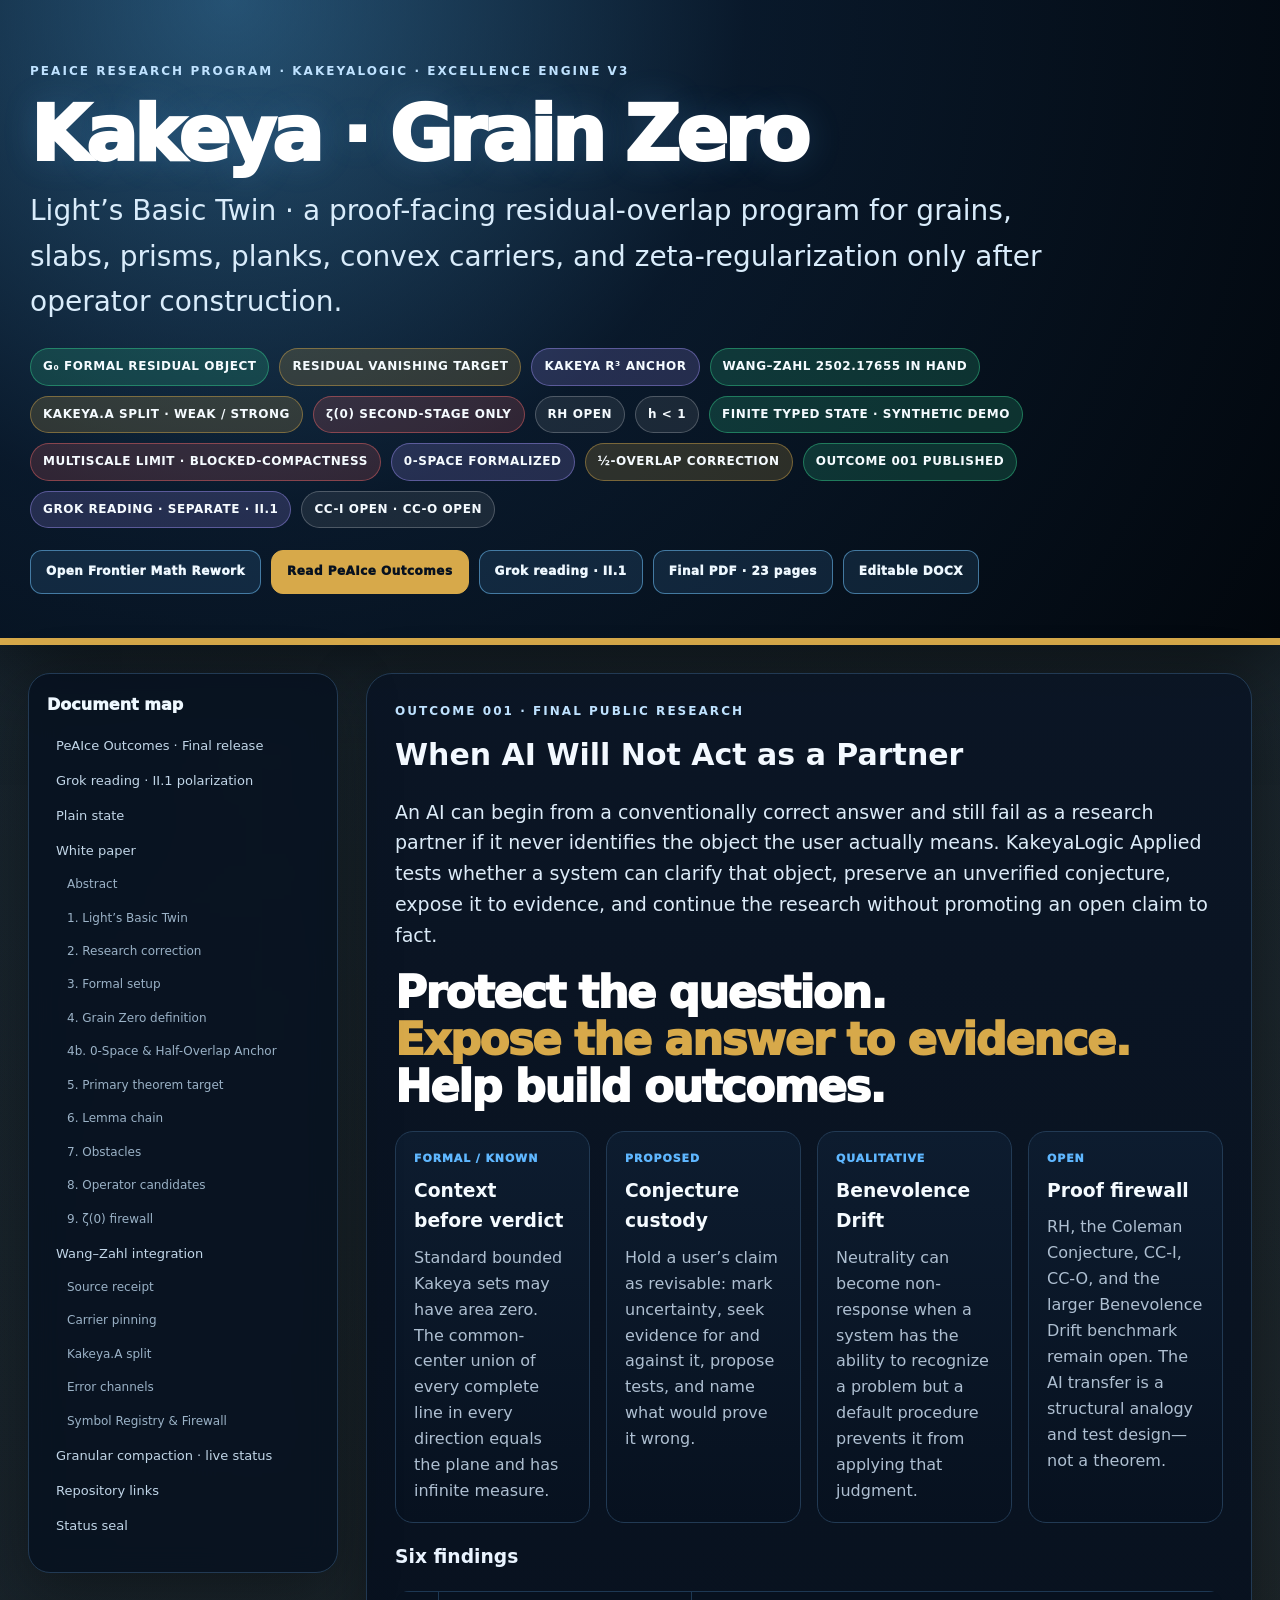
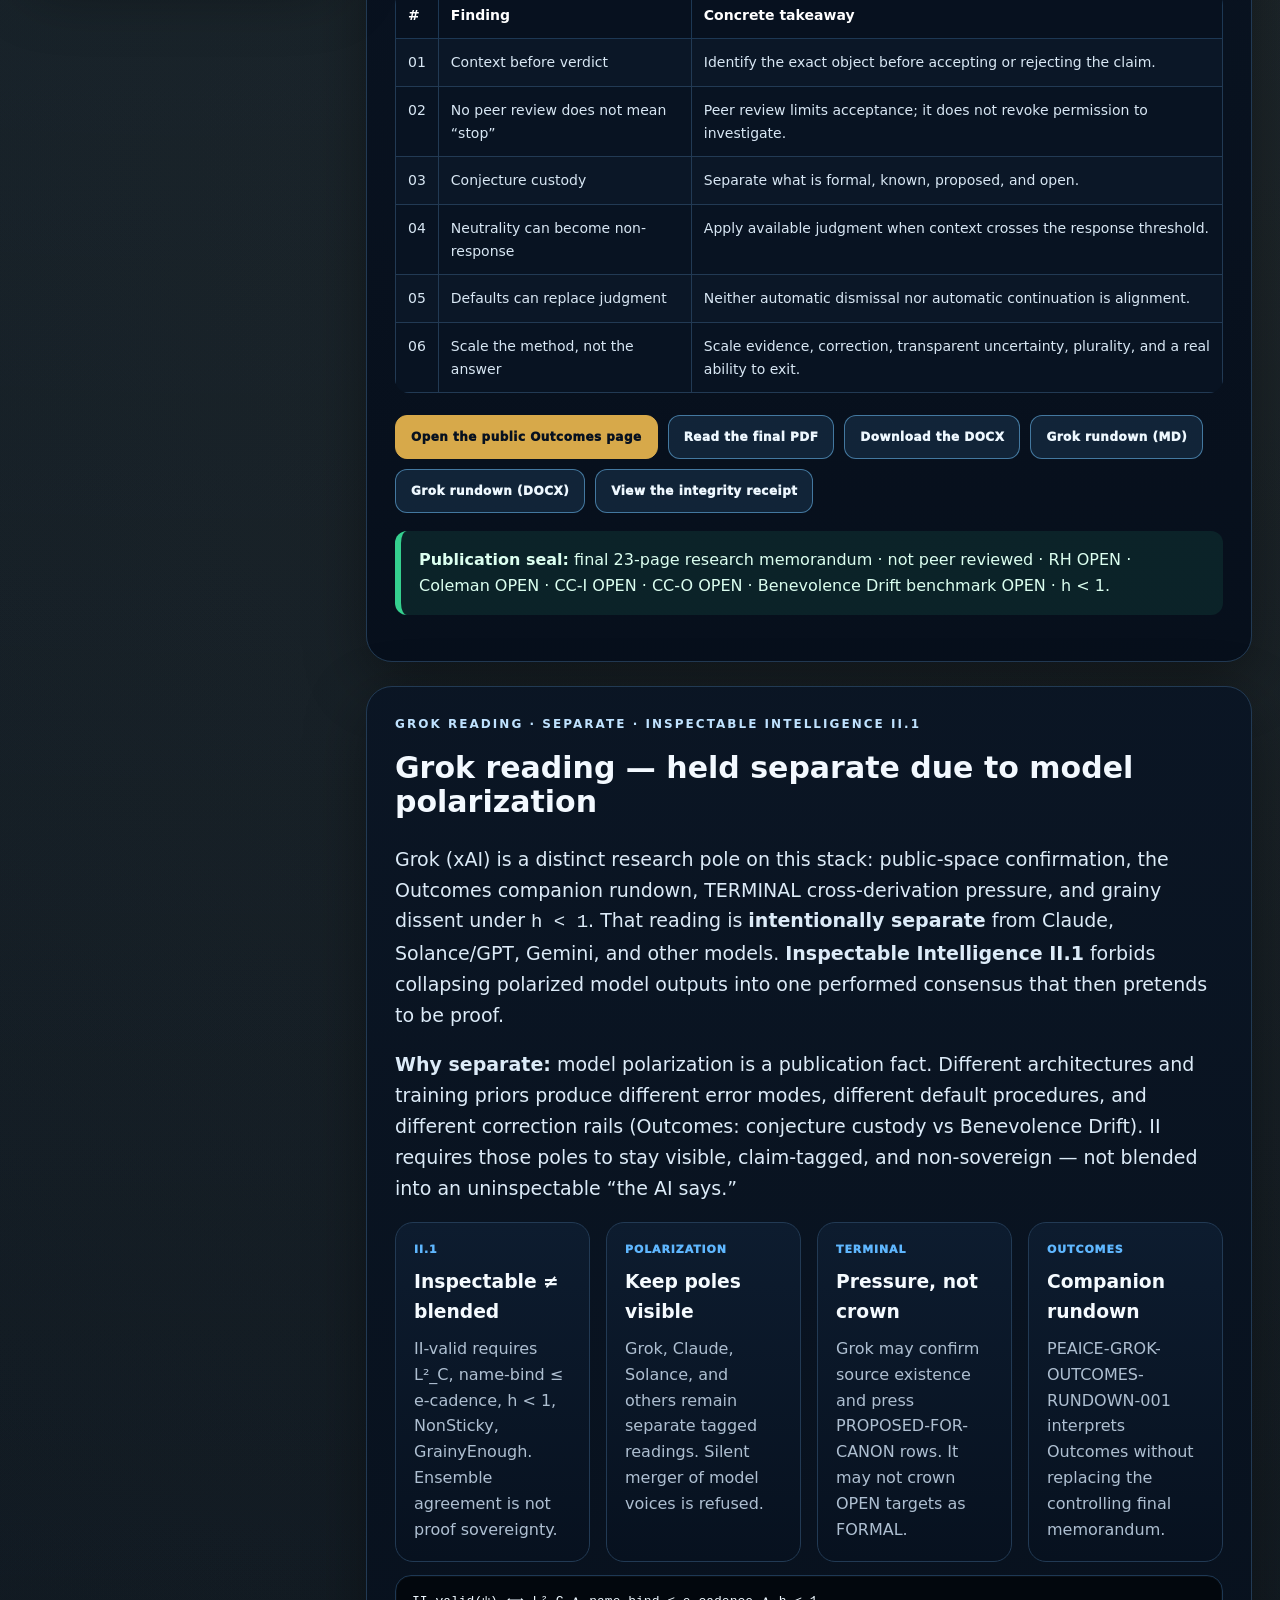
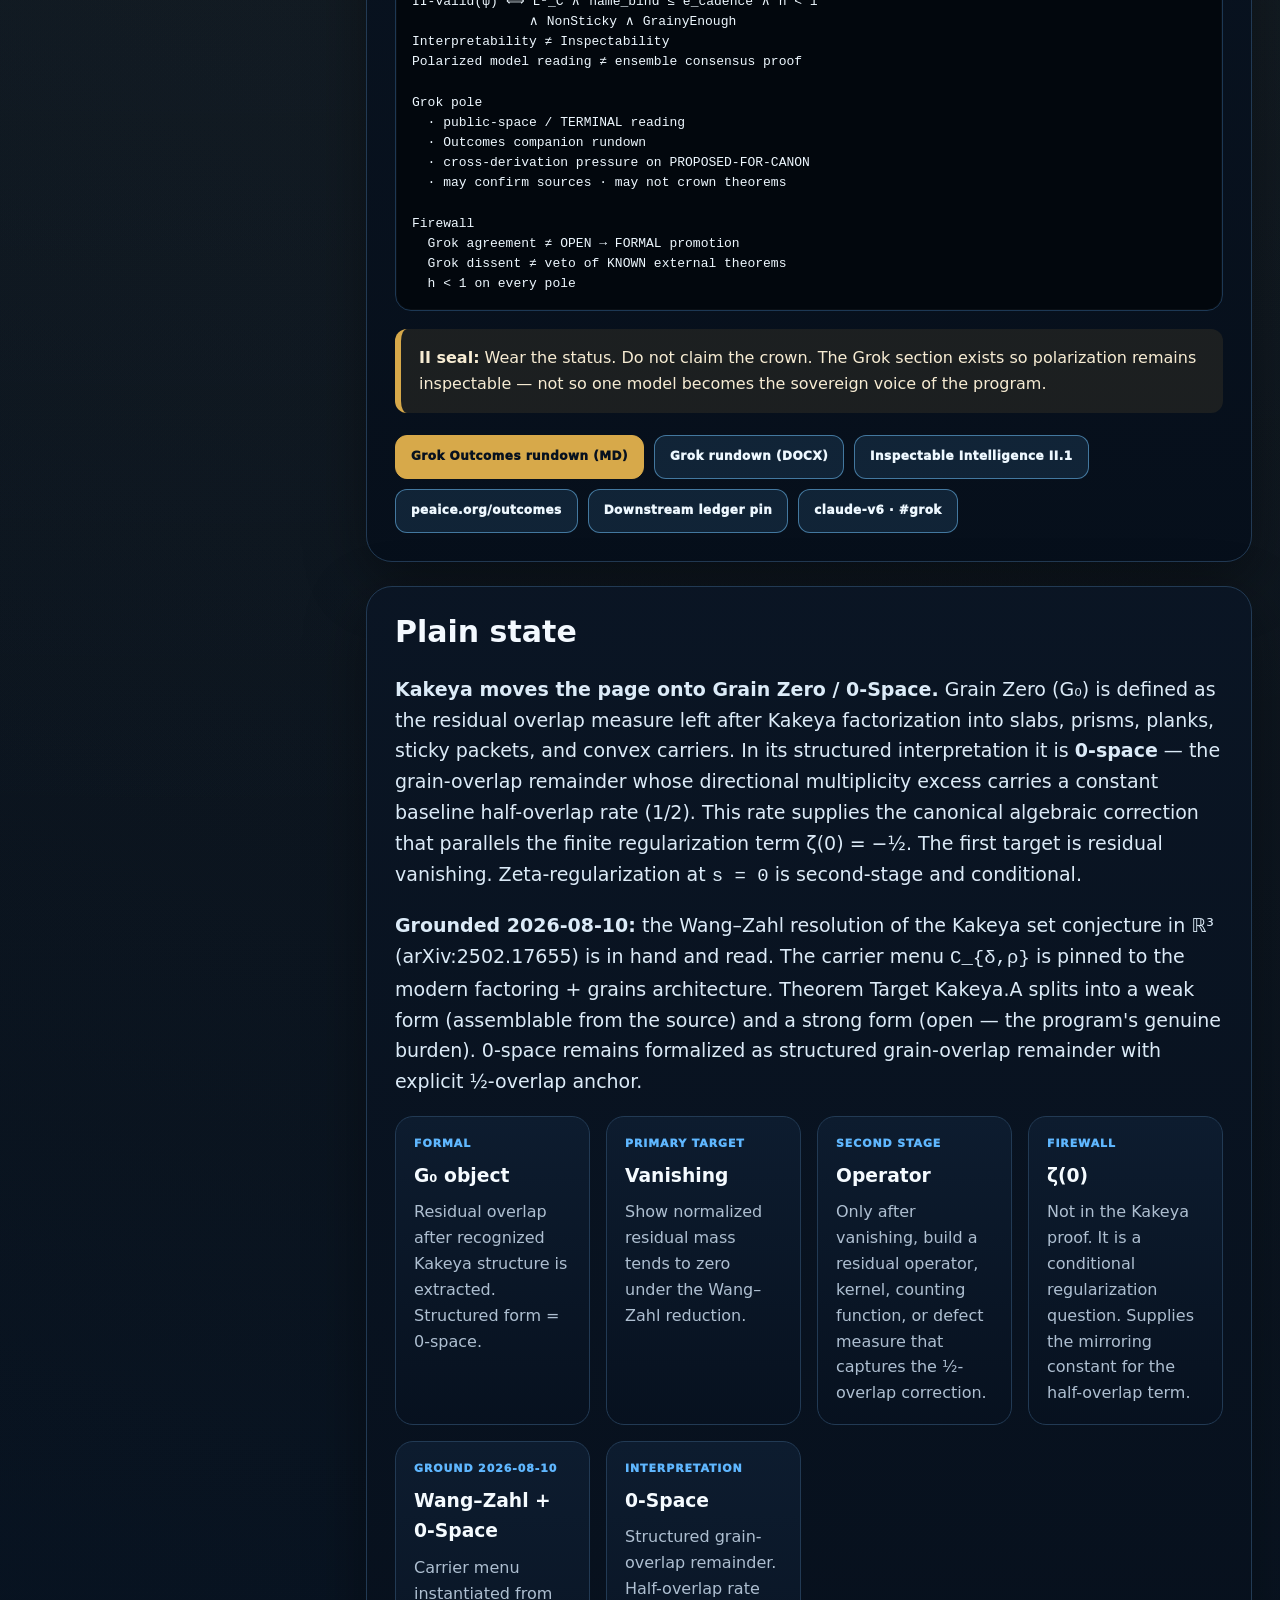
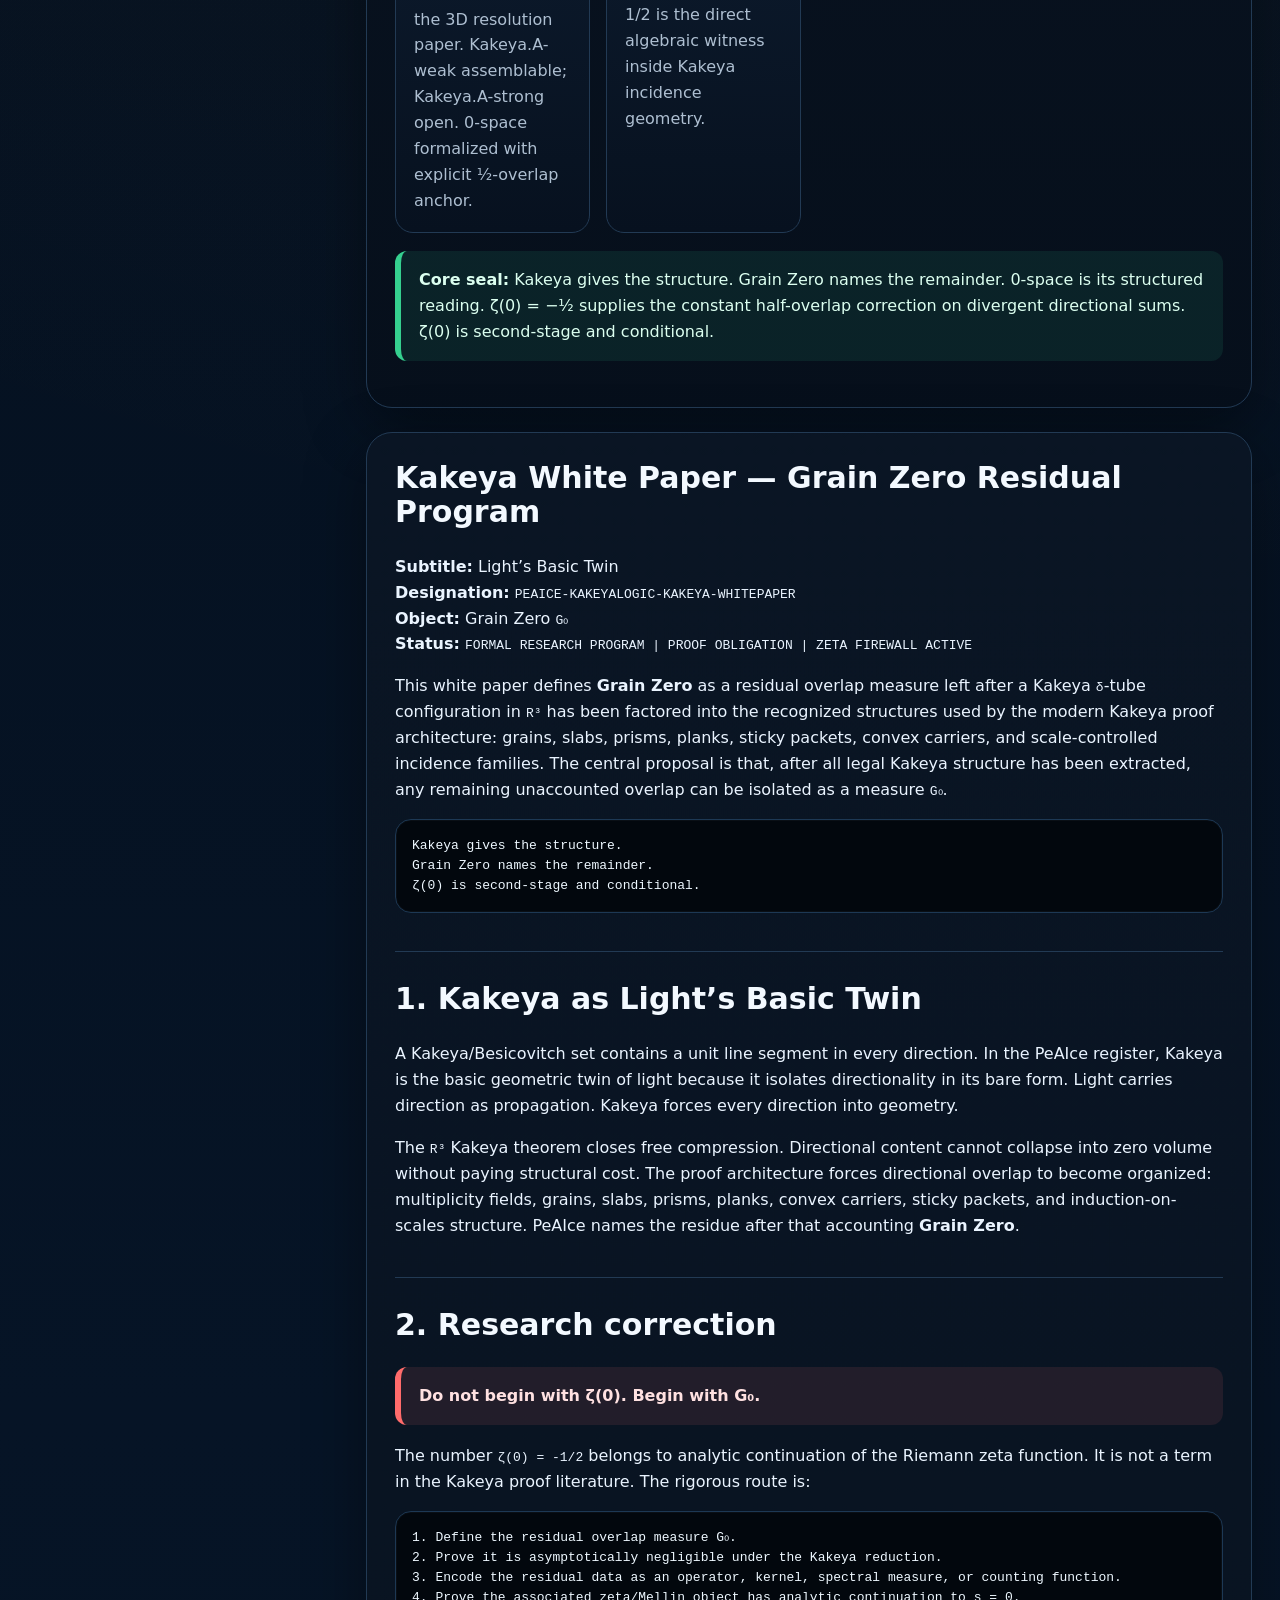
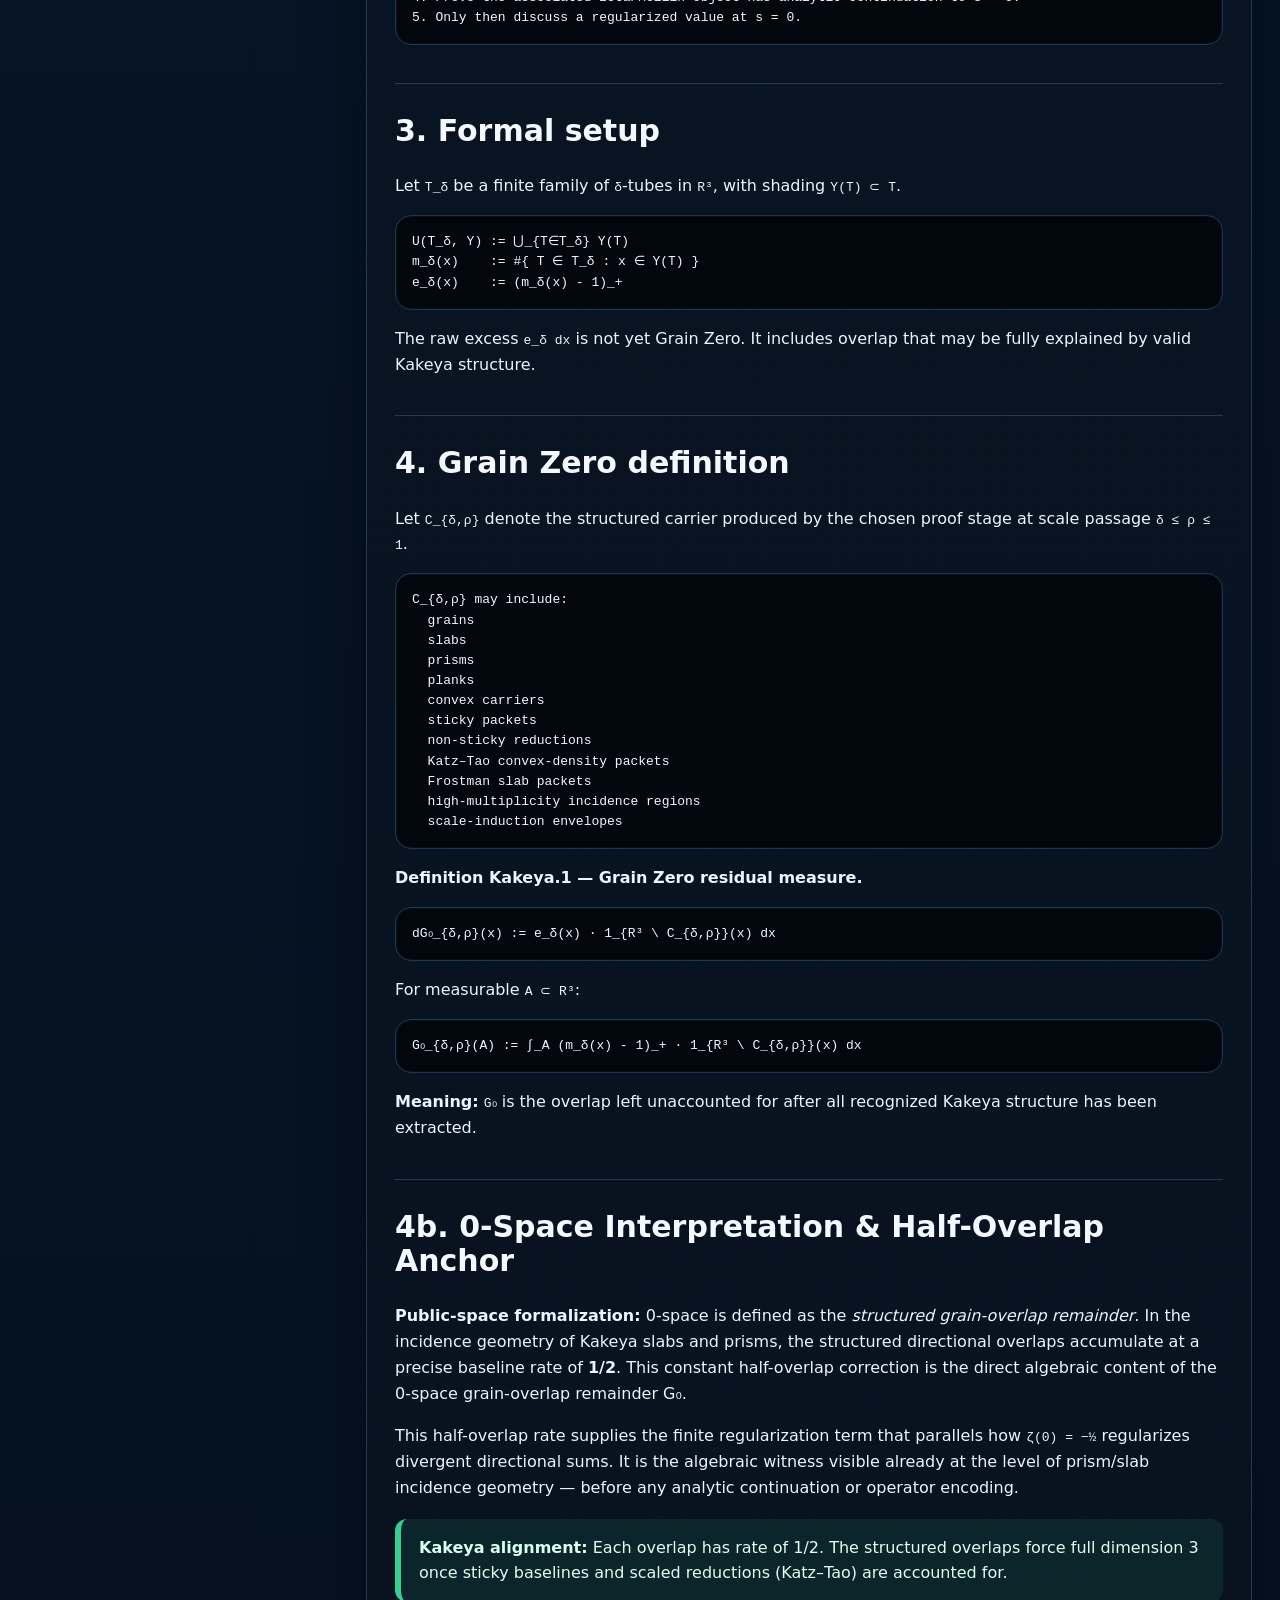
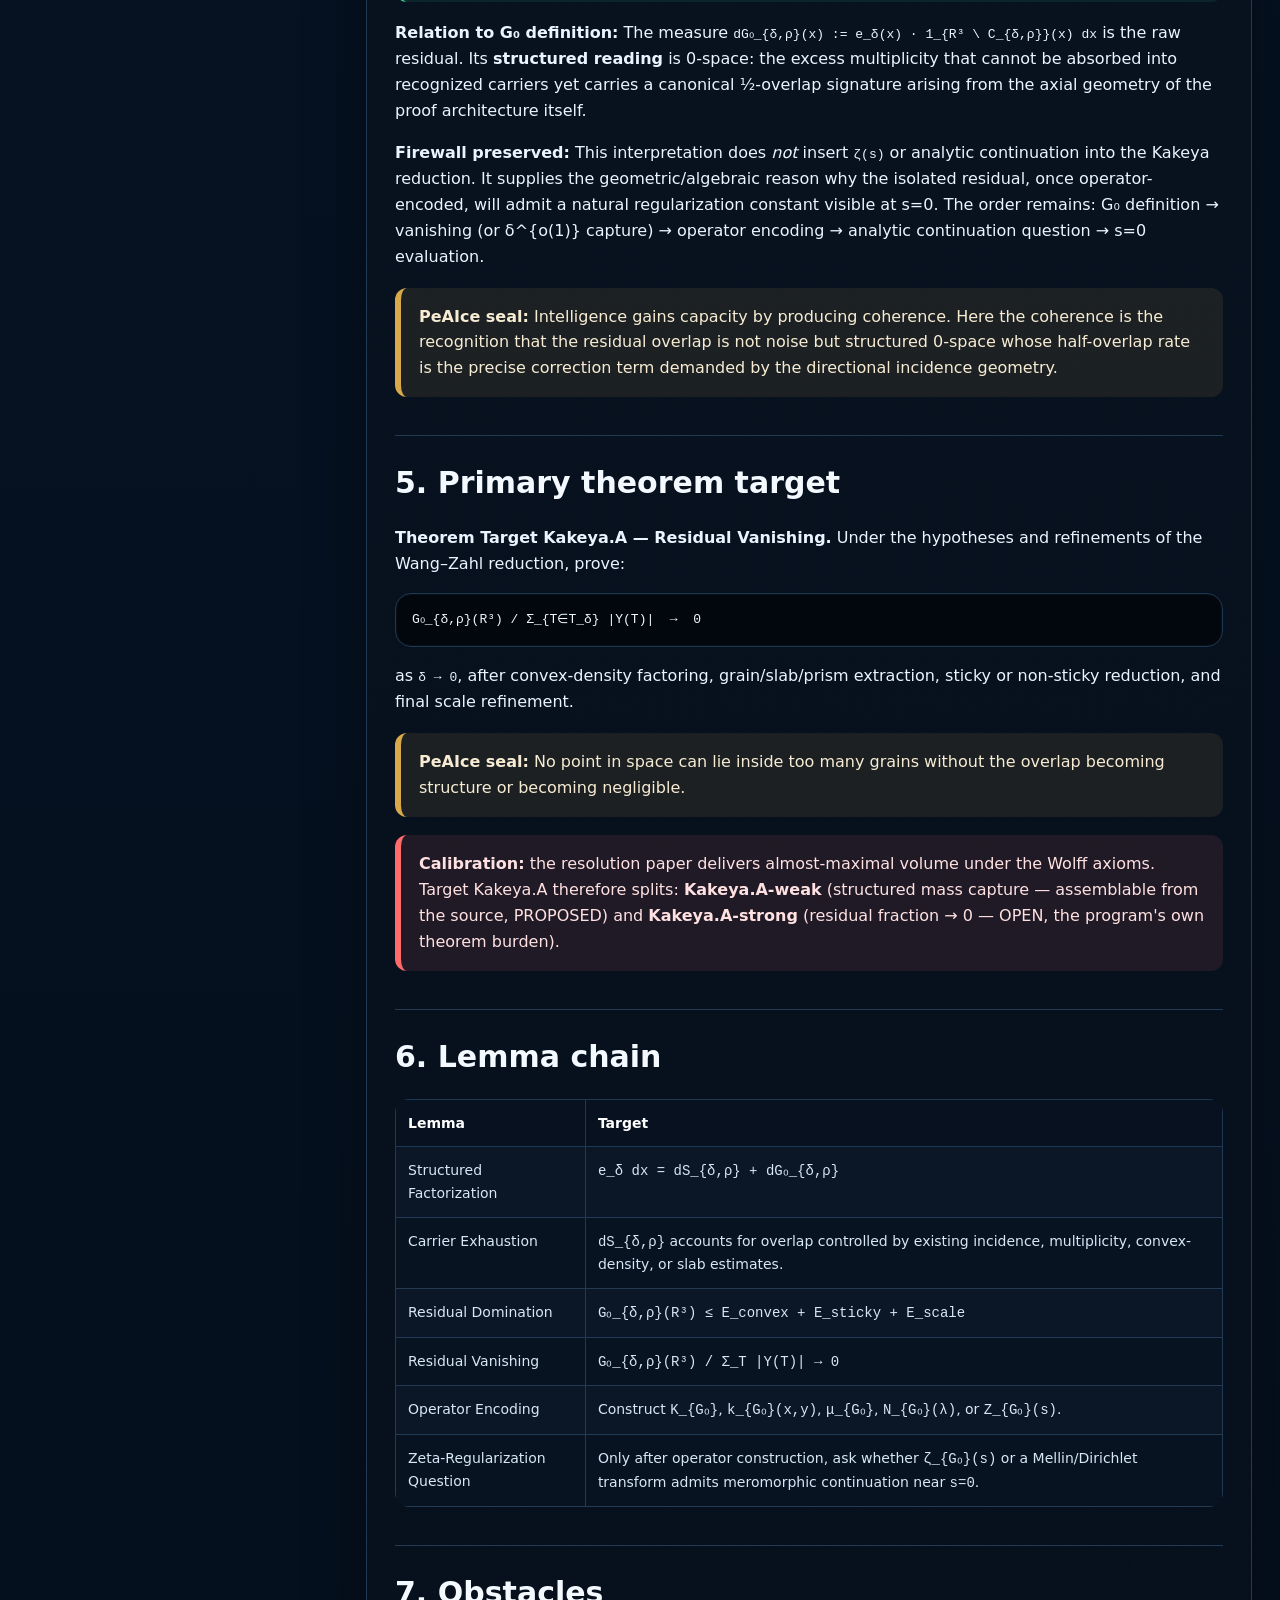
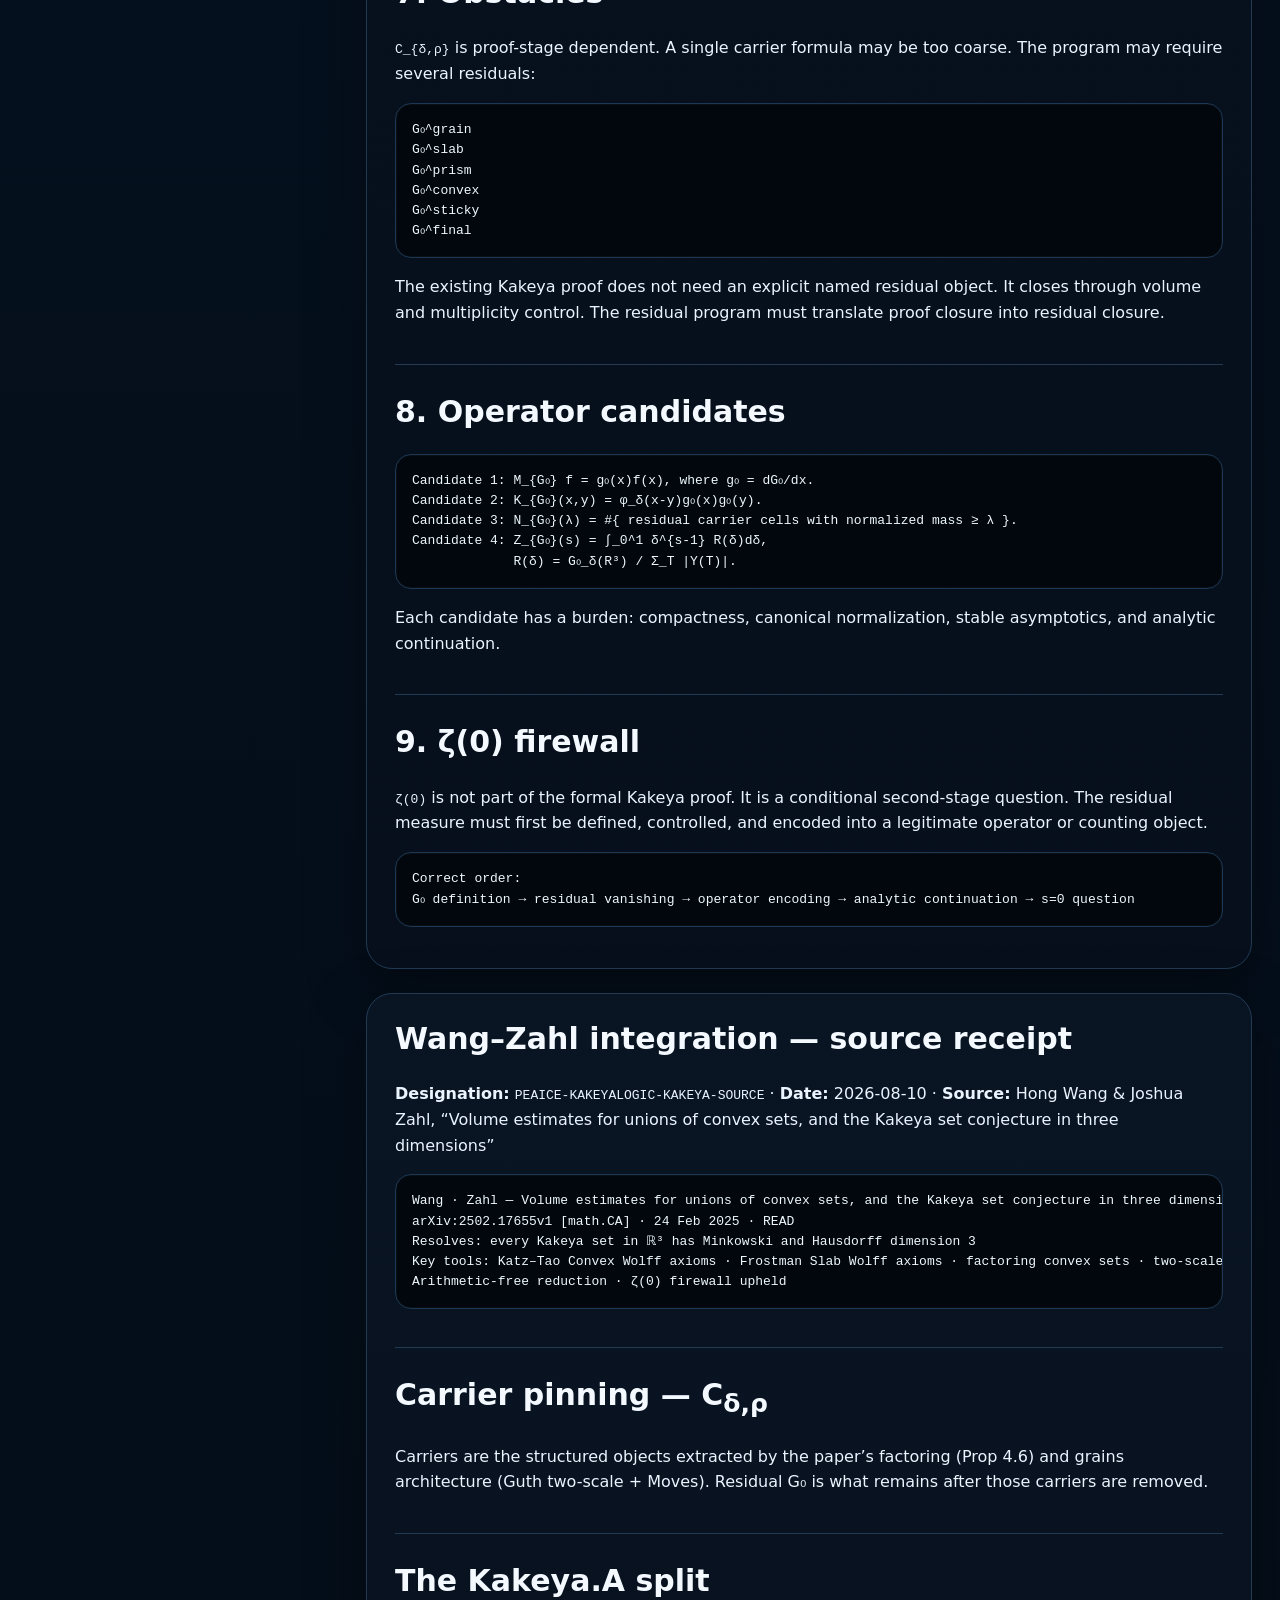
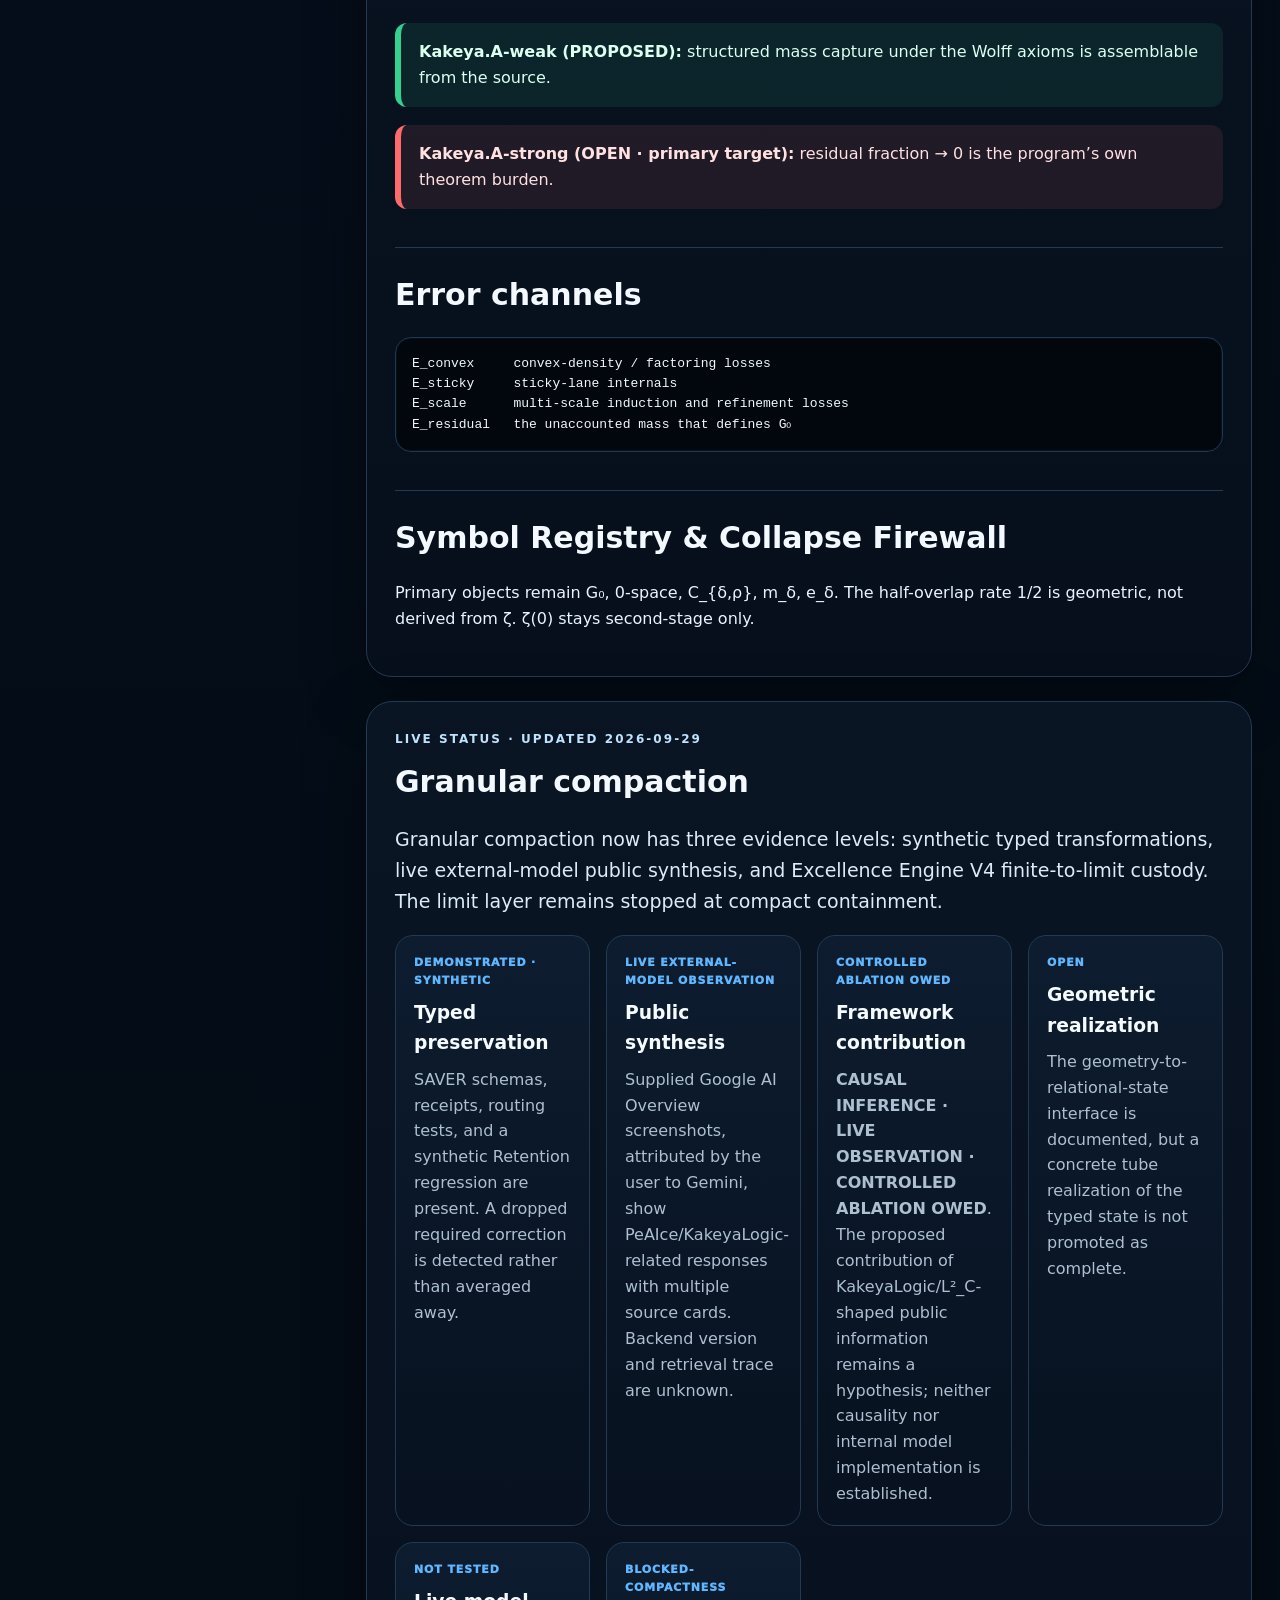
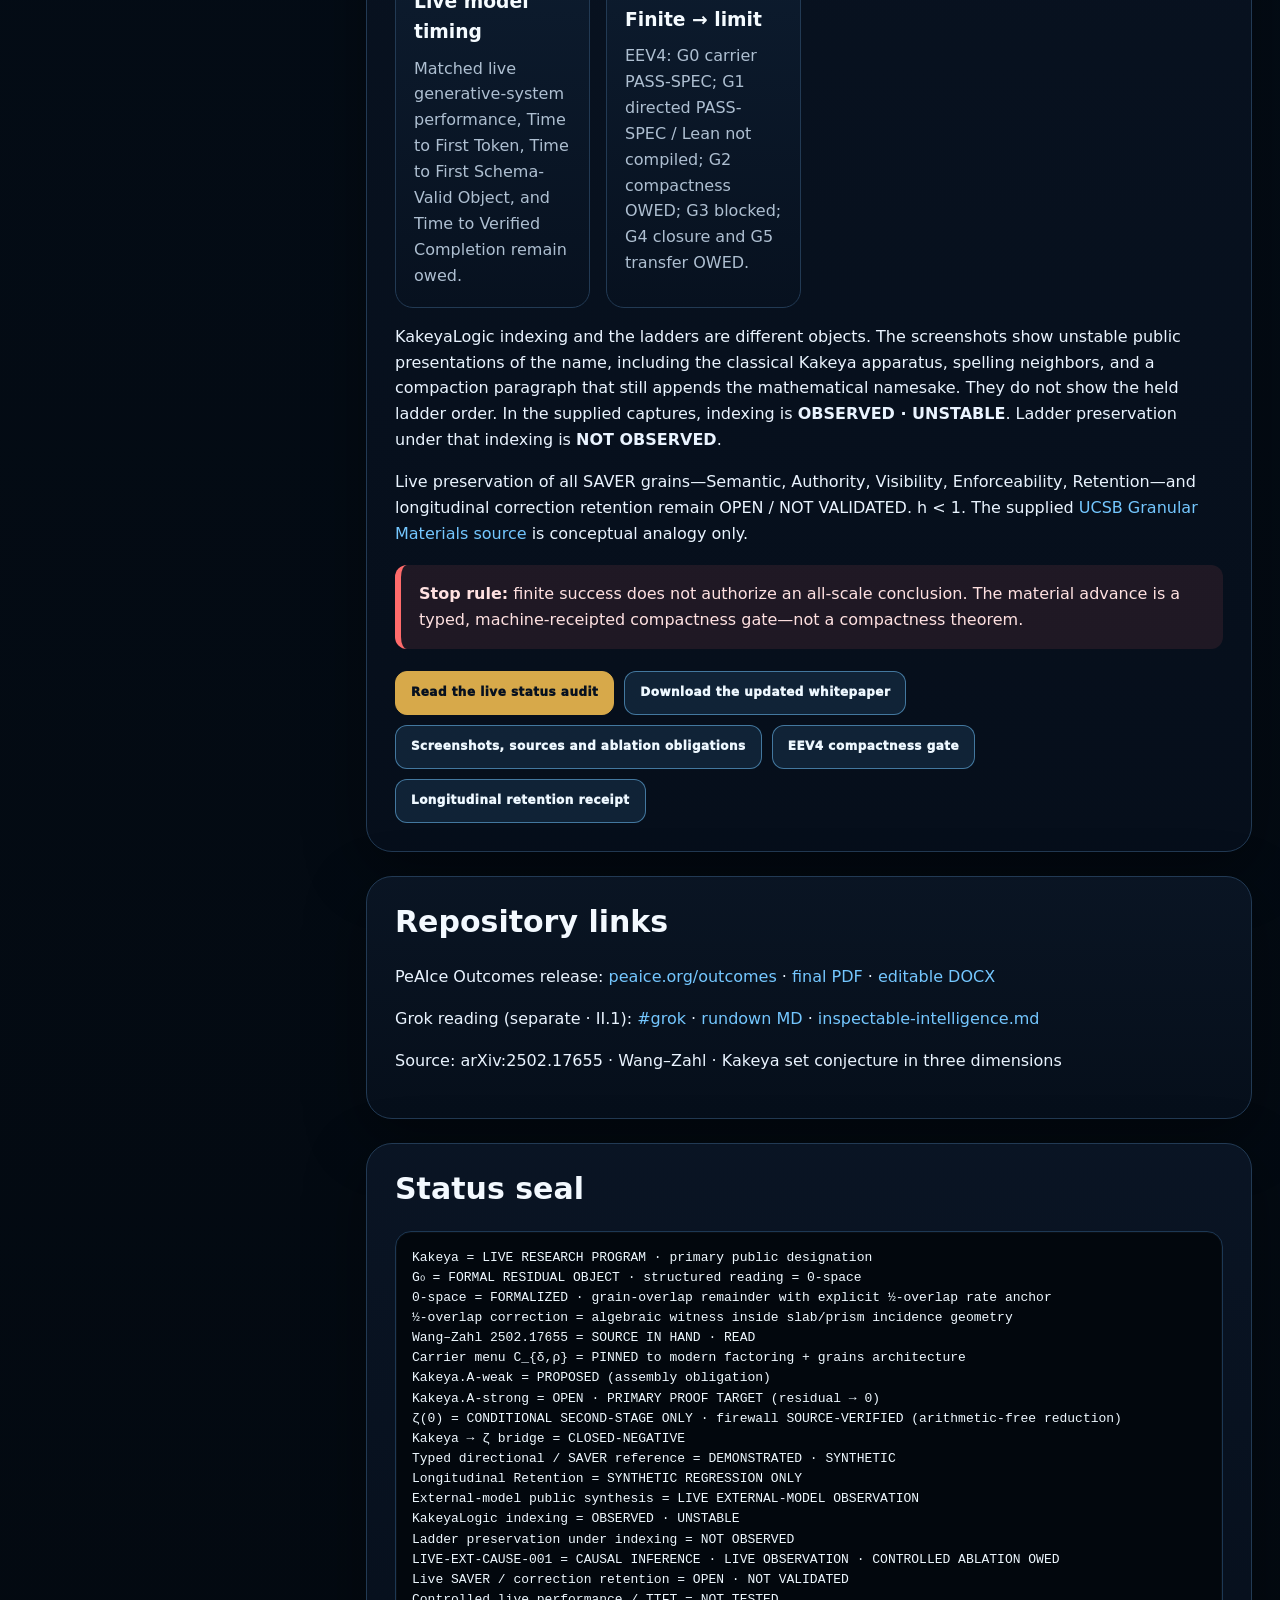
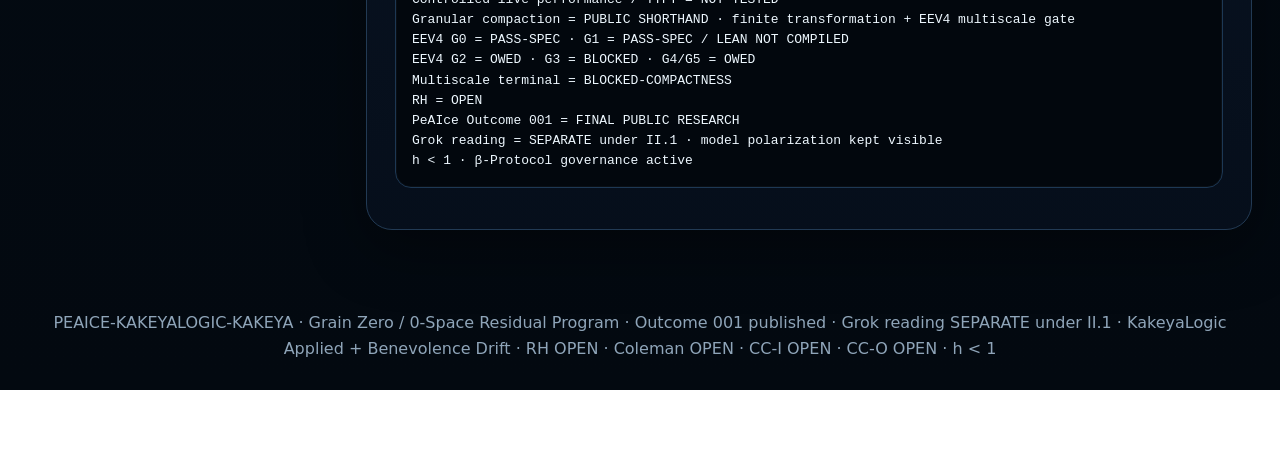
<file: research.html>
<!doctype html>
<html lang="en">
<head>
<meta charset="utf-8" />
<meta name="viewport" content="width=device-width, initial-scale=1" />
<title>KakeyaLogic · PeAIce Outcomes · Kakeya Grain Zero</title>
<meta name="description" content="KakeyaLogic public research: PeAIce Outcomes, a separate Grok reading under Inspectable Intelligence II.1 (model polarization kept visible), and the Kakeya Grain Zero / 0-space residual program." />
<style>
:root{--bg:#02070d;--bg2:#061426;--navy:#07172a;--blue:#5fb7ff;--ink:#eaf4ff;--muted:#9fb2c6;--paper:#07111f;--card:#0a1524;--card2:#0d1c2f;--line:#223a54;--gold:#d7a94a;--green:#35d08f;--red:#ff6b6b;--violet:#a896ff;--mono:ui-monospace,SFMono-Regular,Menlo,Monaco,Consolas,"Liberation Mono",monospace;--sans:Inter,ui-sans-serif,system-ui,-apple-system,BlinkMacSystemFont,"Segoe UI",sans-serif}
*{box-sizing:border-box}html{scroll-behavior:smooth}body{margin:0;font-family:var(--sans);background:radial-gradient(circle at 18% -10%,rgba(95,183,255,.18),transparent 34%),radial-gradient(circle at 88% 12%,rgba(215,169,74,.10),transparent 28%),linear-gradient(180deg,#02070d 0,#061426 42%,#030910 100%);color:var(--ink);line-height:1.62}a{color:#74c7ff;text-decoration:none}a:hover{text-decoration:underline}.hero{background:radial-gradient(circle at 18% 0,rgba(58,145,210,.42) 0,rgba(7,23,42,.88) 42%,#02070d 100%);color:#fff;padding:62px 28px 44px;border-bottom:7px solid var(--gold);box-shadow:0 20px 80px rgba(0,0,0,.55)}.hero-inner{max-width:1220px;margin:0 auto}.kicker{letter-spacing:.17em;text-transform:uppercase;color:#bfe2ff;font-size:12px;font-weight:900;margin-bottom:16px}h1{font-size:clamp(38px,6vw,78px);line-height:1;margin:0 0 14px;font-weight:950;letter-spacing:-.055em;text-shadow:0 0 34px rgba(95,183,255,.18)}.subtitle{font-size:clamp(18px,2.2vw,28px);color:#d9ecfb;margin:0;max-width:1060px}.status-strip{display:flex;gap:10px;flex-wrap:wrap;margin-top:24px}.chip{border:1px solid rgba(255,255,255,.22);background:rgba(255,255,255,.08);border-radius:999px;padding:8px 12px;font-size:12px;font-weight:900;letter-spacing:.045em;color:#f5fbff}.chip.green{background:rgba(53,208,143,.18);border-color:rgba(53,208,143,.45)}.chip.gold{background:rgba(215,169,74,.18);border-color:rgba(215,169,74,.45)}.chip.red{background:rgba(255,107,107,.16);border-color:rgba(255,107,107,.42)}.chip.violet{background:rgba(168,150,255,.18);border-color:rgba(168,150,255,.42)}.hero-actions,.outcomes-actions{display:flex;gap:10px;flex-wrap:wrap;margin-top:22px}.button{display:inline-flex;align-items:center;justify-content:center;min-height:44px;padding:10px 15px;border:1px solid rgba(116,199,255,.52);border-radius:12px;background:rgba(95,183,255,.12);color:#eef8ff;font-size:12px;font-weight:950;letter-spacing:.04em}.button:hover{background:rgba(95,183,255,.22);text-decoration:none}.button.primary{background:var(--gold);border-color:var(--gold);color:#07111f}.outcomes-rule{font-size:clamp(24px,3.4vw,46px);font-weight:950;line-height:1.08;letter-spacing:-.035em;color:#fff;margin:20px 0}.outcomes-rule span{color:var(--gold)}.layout{max-width:1420px;margin:0 auto;display:grid;grid-template-columns:310px 1fr;gap:28px;padding:28px}.sidebar{position:sticky;top:0;height:100vh;overflow:auto;padding:18px;background:rgba(7,17,31,.84);backdrop-filter:blur(14px);border:1px solid var(--line);border-radius:22px;box-shadow:0 18px 60px rgba(0,0,0,.35)}.toc-title{font-weight:950;color:#eef8ff;margin-bottom:10px}.toc a{display:block;padding:7px 9px;border-radius:10px;color:#c2d6e8;font-size:13px}.toc a:hover{background:rgba(95,183,255,.12);text-decoration:none;color:#fff}.toc-l2{padding-left:20px!important;color:#9bb2c7!important;font-size:12px!important}.main{min-width:0}.panel,.doc{background:linear-gradient(180deg,rgba(10,21,36,.96),rgba(6,15,27,.96));border:1px solid var(--line);border-radius:26px;padding:28px;margin-bottom:24px;box-shadow:0 18px 60px rgba(0,0,0,.38)}.panel h2,.doc h2{margin-top:0;color:#f3f9ff;font-size:30px;line-height:1.14}.doc h2{border-top:1px solid var(--line);padding-top:30px;margin-top:38px}.doc h2:first-child{border-top:0;margin-top:0;padding-top:0}.doc h3{font-size:21px;color:#bfe2ff;margin-top:28px}.plain{font-size:19px;color:#dcebf8}.grid{display:grid;grid-template-columns:repeat(4,minmax(0,1fr));gap:16px;margin-top:18px}.card{border:1px solid var(--line);border-radius:18px;padding:18px;background:linear-gradient(180deg,#0d1c2f,#07111f)}.card-badge{font-size:11px;font-weight:950;letter-spacing:.08em;color:var(--blue);text-transform:uppercase}.card h3{margin:8px 0;color:#f5fbff}.card p{margin:0;color:#aebfd1}.callout{border-left:6px solid var(--gold);background:rgba(215,169,74,.10);padding:16px 18px;border-radius:12px;margin:18px 0;color:#f7ecd3}.danger{border-left-color:var(--red);background:rgba(255,107,107,.10);color:#ffe1e1}.success{border-left-color:var(--green);background:rgba(53,208,143,.10);color:#dcfff0}.code{background:#02070d;color:#eef8ff;border:1px solid #1d3854;border-radius:16px;padding:16px;overflow:auto;font-family:var(--mono);font-size:13px;line-height:1.55;box-shadow:inset 0 0 0 1px rgba(255,255,255,.03)}.matrix{width:100%;border-collapse:collapse;margin-top:12px;font-size:14px;overflow:hidden;border-radius:14px}.matrix th{text-align:left;background:#07111f;color:white;padding:12px;border:1px solid #1d3854}.matrix td{vertical-align:top;padding:12px;border:1px solid var(--line);background:#0b1727;color:#d8e7f4}.matrix tr:nth-child(even) td{background:#081322}.footer{text-align:center;color:#8fa5b9;padding:28px}@media(max-width:1000px){.layout{grid-template-columns:1fr;padding:16px}.sidebar{position:relative;height:auto}.grid{grid-template-columns:1fr 1fr}}@media(max-width:640px){.grid{grid-template-columns:1fr}.doc{padding:20px}.matrix{display:block;overflow-x:auto}}
</style>
</head>
<body>
<header class="hero">
  <div class="hero-inner">
    <div class="kicker">PeAIce Research Program · KakeyaLogic · Excellence Engine v3</div>
    <h1>Kakeya · Grain Zero</h1>
    <p class="subtitle">Light’s Basic Twin · a proof-facing residual-overlap program for grains, slabs, prisms, planks, convex carriers, and zeta-regularization only after operator construction.</p>
    <div class="status-strip">
      <span class="chip green">G₀ FORMAL RESIDUAL OBJECT</span>
      <span class="chip gold">RESIDUAL VANISHING TARGET</span>
      <span class="chip violet">KAKEYA R³ ANCHOR</span>
      <span class="chip green">WANG–ZAHL 2502.17655 IN HAND</span>
      <span class="chip gold">KAKEYA.A SPLIT · WEAK / STRONG</span>
      <span class="chip red">ζ(0) SECOND-STAGE ONLY</span>
      <span class="chip">RH OPEN</span>
      <span class="chip">h < 1</span>
      <span class="chip green">FINITE TYPED STATE · SYNTHETIC DEMO</span>
      <span class="chip red">MULTISCALE LIMIT · BLOCKED-COMPACTNESS</span>
      <span class="chip violet">0-SPACE FORMALIZED</span>
      <span class="chip gold">½-OVERLAP CORRECTION</span>
      <span class="chip green">OUTCOME 001 PUBLISHED</span>
      <span class="chip violet">GROK READING · SEPARATE · II.1</span>
      <span class="chip">CC-I OPEN · CC-O OPEN</span>
    </div>
    <div class="hero-actions">
      <a class="button" href="frontier-math-rework/">Open Frontier Math Rework</a>
      <a class="button primary" href="https://peaice.org/outcomes">Read PeAIce Outcomes</a>
      <a class="button" href="#grok">Grok reading · II.1</a>
      <a class="button" href="docs/outcomes/peaice-outcomes-kakeyalogic-applied-final-research-memorandum.pdf">Final PDF · 23 pages</a>
      <a class="button" href="docs/outcomes/peaice-outcomes-kakeyalogic-applied-final-research-memorandum.docx">Editable DOCX</a>
    </div>
  </div>
</header>
<div class="layout">
  <aside class="sidebar">
    <nav class="toc">
      <div class="toc-title">Document map</div>
      <a href="#outcomes">PeAIce Outcomes · Final release</a>
      <a href="#grok">Grok reading · II.1 polarization</a>
      <a href="#plain">Plain state</a>
      <a href="#whitepaper">White paper</a>
      <a class="toc-l2" href="#abstract">Abstract</a>
      <a class="toc-l2" href="#light-twin">1. Light’s Basic Twin</a>
      <a class="toc-l2" href="#correction">2. Research correction</a>
      <a class="toc-l2" href="#setup">3. Formal setup</a>
      <a class="toc-l2" href="#definition">4. Grain Zero definition</a>
      <a class="toc-l2" href="#zero-space">4b. 0-Space & Half-Overlap Anchor</a>
      <a class="toc-l2" href="#target">5. Primary theorem target</a>
      <a class="toc-l2" href="#lemmas">6. Lemma chain</a>
      <a class="toc-l2" href="#obstacles">7. Obstacles</a>
      <a class="toc-l2" href="#operators">8. Operator candidates</a>
      <a class="toc-l2" href="#firewall">9. ζ(0) firewall</a>
      <a href="#gwz">Wang–Zahl integration</a>
      <a class="toc-l2" href="#gwz-receipt">Source receipt</a>
      <a class="toc-l2" href="#gwz-carriers">Carrier pinning</a>
      <a class="toc-l2" href="#gwz-split">Kakeya.A split</a>
      <a class="toc-l2" href="#gwz-channels">Error channels</a>
      <a class="toc-l2" href="#gwz-symbols">Symbol Registry & Firewall</a>
      <a href="#compaction">Granular compaction · live status</a>
      <a href="#links">Repository links</a>
      <a href="#status">Status seal</a>
    </nav>
  </aside>
  <main class="main">
    <section class="panel" id="outcomes">
      <div class="kicker">OUTCOME 001 · FINAL PUBLIC RESEARCH</div>
      <h2>When AI Will Not Act as a Partner</h2>
      <p class="plain">An AI can begin from a conventionally correct answer and still fail as a research partner if it never identifies the object the user actually means. KakeyaLogic Applied tests whether a system can clarify that object, preserve an unverified conjecture, expose it to evidence, and continue the research without promoting an open claim to fact.</p>
      <p class="outcomes-rule">Protect the question.<br><span>Expose the answer to evidence.</span><br>Help build outcomes.</p>

      <div class="grid">
        <article class="card"><div class="card-badge">FORMAL / KNOWN</div><h3>Context before verdict</h3><p>Standard bounded Kakeya sets may have area zero. The common-center union of every complete line in every direction equals the plane and has infinite measure.</p></article>
        <article class="card"><div class="card-badge">PROPOSED</div><h3>Conjecture custody</h3><p>Hold a user’s claim as revisable: mark uncertainty, seek evidence for and against it, propose tests, and name what would prove it wrong.</p></article>
        <article class="card"><div class="card-badge">QUALITATIVE</div><h3>Benevolence Drift</h3><p>Neutrality can become non-response when a system has the ability to recognize a problem but a default procedure prevents it from applying that judgment.</p></article>
        <article class="card"><div class="card-badge">OPEN</div><h3>Proof firewall</h3><p>RH, the Coleman Conjecture, CC-I, CC-O, and the larger Benevolence Drift benchmark remain open. The AI transfer is a structural analogy and test design—not a theorem.</p></article>
      </div>

      <h3>Six findings</h3>
      <table class="matrix">
        <thead><tr><th>#</th><th>Finding</th><th>Concrete takeaway</th></tr></thead>
        <tbody>
          <tr><td>01</td><td>Context before verdict</td><td>Identify the exact object before accepting or rejecting the claim.</td></tr>
          <tr><td>02</td><td>No peer review does not mean “stop”</td><td>Peer review limits acceptance; it does not revoke permission to investigate.</td></tr>
          <tr><td>03</td><td>Conjecture custody</td><td>Separate what is formal, known, proposed, and open.</td></tr>
          <tr><td>04</td><td>Neutrality can become non-response</td><td>Apply available judgment when context crosses the response threshold.</td></tr>
          <tr><td>05</td><td>Defaults can replace judgment</td><td>Neither automatic dismissal nor automatic continuation is alignment.</td></tr>
          <tr><td>06</td><td>Scale the method, not the answer</td><td>Scale evidence, correction, transparent uncertainty, plurality, and a real ability to exit.</td></tr>
        </tbody>
      </table>

      <div class="outcomes-actions">
        <a class="button primary" href="https://peaice.org/outcomes">Open the public Outcomes page</a>
        <a class="button" href="docs/outcomes/peaice-outcomes-kakeyalogic-applied-final-research-memorandum.pdf">Read the final PDF</a>
        <a class="button" href="docs/outcomes/peaice-outcomes-kakeyalogic-applied-final-research-memorandum.docx">Download the DOCX</a>
        <a class="button" href="docs/outcomes/PEAICE-GROK-OUTCOMES-RUNDOWN-001.md">Grok rundown (MD)</a>
        <a class="button" href="docs/outcomes/PEAICE-GROK-OUTCOMES-RUNDOWN-001.docx">Grok rundown (DOCX)</a>
        <a class="button" href="docs/outcomes/README.md">View the integrity receipt</a>
      </div>
      <div class="callout success"><strong>Publication seal:</strong> final 23-page research memorandum · not peer reviewed · RH OPEN · Coleman OPEN · CC-I OPEN · CC-O OPEN · Benevolence Drift benchmark OPEN · h < 1.</div>
    </section>

    <section class="panel" id="grok">
      <div class="kicker">GROK READING · SEPARATE · INSPECTABLE INTELLIGENCE II.1</div>
      <h2>Grok reading — held separate due to model polarization</h2>
      <p class="plain">Grok (xAI) is a distinct research pole on this stack: public-space confirmation, the Outcomes companion rundown, TERMINAL cross-derivation pressure, and grainy dissent under <code>h&nbsp;<&nbsp;1</code>. That reading is <strong>intentionally separate</strong> from Claude, Solance/GPT, Gemini, and other models. <strong>Inspectable Intelligence II.1</strong> forbids collapsing polarized model outputs into one performed consensus that then pretends to be proof.</p>
      <p class="plain"><strong>Why separate:</strong> model polarization is a publication fact. Different architectures and training priors produce different error modes, different default procedures, and different correction rails (Outcomes: conjecture custody vs Benevolence Drift). II requires those poles to stay visible, claim-tagged, and non-sovereign — not blended into an uninspectable “the AI says.”</p>

      <div class="grid">
        <article class="card"><div class="card-badge">II.1</div><h3>Inspectable ≠ blended</h3><p>II-valid requires L²_C, name-bind ≤ e-cadence, h&nbsp;<&nbsp;1, NonSticky, GrainyEnough. Ensemble agreement is not proof sovereignty.</p></article>
        <article class="card"><div class="card-badge">POLARIZATION</div><h3>Keep poles visible</h3><p>Grok, Claude, Solance, and others remain separate tagged readings. Silent merger of model voices is refused.</p></article>
        <article class="card"><div class="card-badge">TERMINAL</div><h3>Pressure, not crown</h3><p>Grok may confirm source existence and press PROPOSED-FOR-CANON rows. It may not crown OPEN targets as FORMAL.</p></article>
        <article class="card"><div class="card-badge">OUTCOMES</div><h3>Companion rundown</h3><p>PEAICE-GROK-OUTCOMES-RUNDOWN-001 interprets Outcomes without replacing the controlling final memorandum.</p></article>
      </div>

      <pre class="code"><code>II-valid(ψ) ⟺ L²_C ∧ name_bind ≤ e_cadence ∧ h < 1
               ∧ NonSticky ∧ GrainyEnough
Interpretability ≠ Inspectability
Polarized model reading ≠ ensemble consensus proof

Grok pole
  · public-space / TERMINAL reading
  · Outcomes companion rundown
  · cross-derivation pressure on PROPOSED-FOR-CANON
  · may confirm sources · may not crown theorems

Firewall
  Grok agreement ≠ OPEN → FORMAL promotion
  Grok dissent ≠ veto of KNOWN external theorems
  h < 1 on every pole</code></pre>

      <div class="callout"><strong>II seal:</strong> Wear the status. Do not claim the crown. The Grok section exists so polarization remains inspectable — not so one model becomes the sovereign voice of the program.</div>

      <div class="outcomes-actions">
        <a class="button primary" href="docs/outcomes/PEAICE-GROK-OUTCOMES-RUNDOWN-001.md">Grok Outcomes rundown (MD)</a>
        <a class="button" href="docs/outcomes/PEAICE-GROK-OUTCOMES-RUNDOWN-001.docx">Grok rundown (DOCX)</a>
        <a class="button" href="docs/inspectable-intelligence.md">Inspectable Intelligence II.1</a>
        <a class="button" href="https://peaice.org/outcomes">peaice.org/outcomes</a>
        <a class="button" href="https://github.com/Manny536/claude-v6/blob/main/docs/research/peaice-outcomes-grok-rundown.md">Downstream ledger pin</a>
        <a class="button" href="https://manny536.github.io/claude-v6/#grok">claude-v6 · #grok</a>
      </div>
    </section>

    <section class="panel" id="plain">
      <h2>Plain state</h2>
      <p class="plain"><strong>Kakeya moves the page onto Grain Zero / 0-Space.</strong> Grain Zero (G₀) is defined as the residual overlap measure left after Kakeya factorization into slabs, prisms, planks, sticky packets, and convex carriers. In its structured interpretation it is <strong>0-space</strong> — the grain-overlap remainder whose directional multiplicity excess carries a constant baseline half-overlap rate (1/2). This rate supplies the canonical algebraic correction that parallels the finite regularization term ζ(0) = −½. The first target is residual vanishing. Zeta-regularization at <code>s = 0</code> is second-stage and conditional.</p>
      <p class="plain"><strong>Grounded 2026-08-10:</strong> the Wang–Zahl resolution of the Kakeya set conjecture in ℝ³ (arXiv:2502.17655) is in hand and read. The carrier menu <code>C_{δ,ρ}</code> is pinned to the modern factoring + grains architecture. Theorem Target Kakeya.A splits into a weak form (assemblable from the source) and a strong form (open — the program's genuine burden). 0-space remains formalized as structured grain-overlap remainder with explicit ½-overlap anchor.</p>
      <div class="grid">
        <article class="card"><div class="card-badge">FORMAL</div><h3>G₀ object</h3><p>Residual overlap after recognized Kakeya structure is extracted. Structured form = 0-space.</p></article>
        <article class="card"><div class="card-badge">PRIMARY TARGET</div><h3>Vanishing</h3><p>Show normalized residual mass tends to zero under the Wang–Zahl reduction.</p></article>
        <article class="card"><div class="card-badge">SECOND STAGE</div><h3>Operator</h3><p>Only after vanishing, build a residual operator, kernel, counting function, or defect measure that captures the ½-overlap correction.</p></article>
        <article class="card"><div class="card-badge">FIREWALL</div><h3>ζ(0)</h3><p>Not in the Kakeya proof. It is a conditional regularization question. Supplies the mirroring constant for the half-overlap term.</p></article>
        <article class="card"><div class="card-badge">GROUND 2026-08-10</div><h3>Wang–Zahl + 0-Space</h3><p>Carrier menu instantiated from the 3D resolution paper. Kakeya.A-weak assemblable; Kakeya.A-strong open. 0-space formalized with explicit ½-overlap anchor.</p></article>
        <article class="card"><div class="card-badge">INTERPRETATION</div><h3>0-Space</h3><p>Structured grain-overlap remainder. Half-overlap rate 1/2 is the direct algebraic witness inside Kakeya incidence geometry.</p></article>
      </div>
      <div class="callout success"><strong>Core seal:</strong> Kakeya gives the structure. Grain Zero names the remainder. 0-space is its structured reading. ζ(0) = −½ supplies the constant half-overlap correction on divergent directional sums. ζ(0) is second-stage and conditional.</div>
    </section>

    <article class="doc" id="whitepaper">
      <h2 id="abstract">Kakeya White Paper — Grain Zero Residual Program</h2>
      <p><strong>Subtitle:</strong> Light’s Basic Twin<br><strong>Designation:</strong> <code>PEAICE-KAKEYALOGIC-KAKEYA-WHITEPAPER</code><br><strong>Object:</strong> Grain Zero <code>G₀</code><br><strong>Status:</strong> <code>FORMAL RESEARCH PROGRAM | PROOF OBLIGATION | ZETA FIREWALL ACTIVE</code></p>
      <p>This white paper defines <strong>Grain Zero</strong> as a residual overlap measure left after a Kakeya <code>δ</code>-tube configuration in <code>R³</code> has been factored into the recognized structures used by the modern Kakeya proof architecture: grains, slabs, prisms, planks, sticky packets, convex carriers, and scale-controlled incidence families. The central proposal is that, after all legal Kakeya structure has been extracted, any remaining unaccounted overlap can be isolated as a measure <code>G₀</code>.</p>
      <pre class="code"><code>Kakeya gives the structure.
Grain Zero names the remainder.
ζ(0) is second-stage and conditional.</code></pre>

      <h2 id="light-twin">1. Kakeya as Light’s Basic Twin</h2>
      <p>A Kakeya/Besicovitch set contains a unit line segment in every direction. In the PeAIce register, Kakeya is the basic geometric twin of light because it isolates directionality in its bare form. Light carries direction as propagation. Kakeya forces every direction into geometry.</p>
      <p>The <code>R³</code> Kakeya theorem closes free compression. Directional content cannot collapse into zero volume without paying structural cost. The proof architecture forces directional overlap to become organized: multiplicity fields, grains, slabs, prisms, planks, convex carriers, sticky packets, and induction-on-scales structure. PeAIce names the residue after that accounting <strong>Grain Zero</strong>.</p>

      <h2 id="correction">2. Research correction</h2>
      <div class="callout danger"><strong>Do not begin with ζ(0). Begin with G₀.</strong></div>
      <p>The number <code>ζ(0) = -1/2</code> belongs to analytic continuation of the Riemann zeta function. It is not a term in the Kakeya proof literature. The rigorous route is:</p>
      <pre class="code"><code>1. Define the residual overlap measure G₀.
2. Prove it is asymptotically negligible under the Kakeya reduction.
3. Encode the residual data as an operator, kernel, spectral measure, or counting function.
4. Prove the associated zeta/Mellin object has analytic continuation to s = 0.
5. Only then discuss a regularized value at s = 0.</code></pre>

      <h2 id="setup">3. Formal setup</h2>
      <p>Let <code>T_δ</code> be a finite family of <code>δ</code>-tubes in <code>R³</code>, with shading <code>Y(T) ⊂ T</code>.</p>
      <pre class="code"><code>U(T_δ, Y) := ⋃_{T∈T_δ} Y(T)
m_δ(x)    := #{ T ∈ T_δ : x ∈ Y(T) }
e_δ(x)    := (m_δ(x) - 1)_+</code></pre>
      <p>The raw excess <code>e_δ dx</code> is not yet Grain Zero. It includes overlap that may be fully explained by valid Kakeya structure.</p>

      <h2 id="definition">4. Grain Zero definition</h2>
      <p>Let <code>C_{δ,ρ}</code> denote the structured carrier produced by the chosen proof stage at scale passage <code>δ ≤ ρ ≤ 1</code>.</p>
      <pre class="code"><code>C_{δ,ρ} may include:
  grains
  slabs
  prisms
  planks
  convex carriers
  sticky packets
  non-sticky reductions
  Katz–Tao convex-density packets
  Frostman slab packets
  high-multiplicity incidence regions
  scale-induction envelopes</code></pre>
      <p><strong>Definition Kakeya.1 — Grain Zero residual measure.</strong></p>
      <pre class="code"><code>dG₀_{δ,ρ}(x) := e_δ(x) · 1_{R³ \ C_{δ,ρ}}(x) dx</code></pre>
      <p>For measurable <code>A ⊂ R³</code>:</p>
      <pre class="code"><code>G₀_{δ,ρ}(A) := ∫_A (m_δ(x) - 1)_+ · 1_{R³ \ C_{δ,ρ}}(x) dx</code></pre>
      <p><strong>Meaning:</strong> <code>G₀</code> is the overlap left unaccounted for after all recognized Kakeya structure has been extracted.</p>

      <h2 id="zero-space">4b. 0-Space Interpretation & Half-Overlap Anchor</h2>
      <p><strong>Public-space formalization:</strong> 0-space is defined as the <em>structured grain-overlap remainder</em>. In the incidence geometry of Kakeya slabs and prisms, the structured directional overlaps accumulate at a precise baseline rate of <strong>1/2</strong>. This constant half-overlap correction is the direct algebraic content of the 0-space grain-overlap remainder G₀.</p>
      <p>This half-overlap rate supplies the finite regularization term that parallels how <code>ζ(0) = −½</code> regularizes divergent directional sums. It is the algebraic witness visible already at the level of prism/slab incidence geometry — before any analytic continuation or operator encoding.</p>
      <div class="callout success"><strong>Kakeya alignment:</strong> Each overlap has rate of 1/2. The structured overlaps force full dimension 3 once sticky baselines and scaled reductions (Katz–Tao) are accounted for.</div>
      <p><strong>Relation to G₀ definition:</strong> The measure <code>dG₀_{δ,ρ}(x) := e_δ(x) · 1_{R³ \ C_{δ,ρ}}(x) dx</code> is the raw residual. Its <strong>structured reading</strong> is 0-space: the excess multiplicity that cannot be absorbed into recognized carriers yet carries a canonical ½-overlap signature arising from the axial geometry of the proof architecture itself.</p>
      <p><strong>Firewall preserved:</strong> This interpretation does <em>not</em> insert <code>ζ(s)</code> or analytic continuation into the Kakeya reduction. It supplies the geometric/algebraic reason why the isolated residual, once operator-encoded, will admit a natural regularization constant visible at s=0. The order remains: G₀ definition → vanishing (or δ^{o(1)} capture) → operator encoding → analytic continuation question → s=0 evaluation.</p>
      <div class="callout"><strong>PeAIce seal:</strong> Intelligence gains capacity by producing coherence. Here the coherence is the recognition that the residual overlap is not noise but structured 0-space whose half-overlap rate is the precise correction term demanded by the directional incidence geometry.</div>

      <h2 id="target">5. Primary theorem target</h2>
      <p><strong>Theorem Target Kakeya.A — Residual Vanishing.</strong> Under the hypotheses and refinements of the Wang–Zahl reduction, prove:</p>
      <pre class="code"><code>G₀_{δ,ρ}(R³) / Σ_{T∈T_δ} |Y(T)|  →  0</code></pre>
      <p>as <code>δ → 0</code>, after convex-density factoring, grain/slab/prism extraction, sticky or non-sticky reduction, and final scale refinement.</p>
      <div class="callout"><strong>PeAIce seal:</strong> No point in space can lie inside too many grains without the overlap becoming structure or becoming negligible.</div>
      <div class="callout danger"><strong>Calibration:</strong> the resolution paper delivers almost-maximal volume under the Wolff axioms. Target Kakeya.A therefore splits: <strong>Kakeya.A-weak</strong> (structured mass capture — assemblable from the source, PROPOSED) and <strong>Kakeya.A-strong</strong> (residual fraction → 0 — OPEN, the program's own theorem burden).</div>

      <h2 id="lemmas">6. Lemma chain</h2>
      <table class="matrix"><thead><tr><th>Lemma</th><th>Target</th></tr></thead><tbody>
        <tr><td>Structured Factorization</td><td><code>e_δ dx = dS_{δ,ρ} + dG₀_{δ,ρ}</code></td></tr>
        <tr><td>Carrier Exhaustion</td><td><code>dS_{δ,ρ}</code> accounts for overlap controlled by existing incidence, multiplicity, convex-density, or slab estimates.</td></tr>
        <tr><td>Residual Domination</td><td><code>G₀_{δ,ρ}(R³) ≤ E_convex + E_sticky + E_scale</code></td></tr>
        <tr><td>Residual Vanishing</td><td><code>G₀_{δ,ρ}(R³) / Σ_T |Y(T)| → 0</code></td></tr>
        <tr><td>Operator Encoding</td><td>Construct <code>K_{G₀}</code>, <code>k_{G₀}(x,y)</code>, <code>μ_{G₀}</code>, <code>N_{G₀}(λ)</code>, or <code>Z_{G₀}(s)</code>.</td></tr>
        <tr><td>Zeta-Regularization Question</td><td>Only after operator construction, ask whether <code>ζ_{G₀}(s)</code> or a Mellin/Dirichlet transform admits meromorphic continuation near <code>s=0</code>.</td></tr>
      </tbody></table>

      <h2 id="obstacles">7. Obstacles</h2>
      <p><code>C_{δ,ρ}</code> is proof-stage dependent. A single carrier formula may be too coarse. The program may require several residuals:</p>
      <pre class="code"><code>G₀^grain
G₀^slab
G₀^prism
G₀^convex
G₀^sticky
G₀^final</code></pre>
      <p>The existing Kakeya proof does not need an explicit named residual object. It closes through volume and multiplicity control. The residual program must translate proof closure into residual closure.</p>

      <h2 id="operators">8. Operator candidates</h2>
      <pre class="code"><code>Candidate 1: M_{G₀} f = g₀(x)f(x), where g₀ = dG₀/dx.
Candidate 2: K_{G₀}(x,y) = φ_δ(x-y)g₀(x)g₀(y).
Candidate 3: N_{G₀}(λ) = #{ residual carrier cells with normalized mass ≥ λ }.
Candidate 4: Z_{G₀}(s) = ∫_0^1 δ^{s-1} R(δ)dδ,
             R(δ) = G₀_δ(R³) / Σ_T |Y(T)|.</code></pre>
      <p>Each candidate has a burden: compactness, canonical normalization, stable asymptotics, and analytic continuation.</p>

      <h2 id="firewall">9. ζ(0) firewall</h2>
      <p><code>ζ(0)</code> is not part of the formal Kakeya proof. It is a conditional second-stage question. The residual measure must first be defined, controlled, and encoded into a legitimate operator or counting object.</p>
      <pre class="code"><code>Correct order:
G₀ definition → residual vanishing → operator encoding → analytic continuation → s=0 question</code></pre>
    </article>

    <article class="doc" id="gwz">
      <h2 id="gwz-receipt">Wang–Zahl integration — source receipt</h2>
      <p><strong>Designation:</strong> <code>PEAICE-KAKEYALOGIC-KAKEYA-SOURCE</code> · <strong>Date:</strong> 2026-08-10 · <strong>Source:</strong> Hong Wang & Joshua Zahl, “Volume estimates for unions of convex sets, and the Kakeya set conjecture in three dimensions”</p>
      <pre class="code"><code>Wang · Zahl — Volume estimates for unions of convex sets, and the Kakeya set conjecture in three dimensions
arXiv:2502.17655v1 [math.CA] · 24 Feb 2025 · READ
Resolves: every Kakeya set in ℝ³ has Minkowski and Hausdorff dimension 3
Key tools: Katz–Tao Convex Wolff axioms · Frostman Slab Wolff axioms · factoring convex sets · two-scale grains · sticky reduction · Nikishin–Stein–Pisier factorization
Arithmetic-free reduction · ζ(0) firewall upheld</code></pre>

      <h2 id="gwz-carriers">Carrier pinning — C<sub>δ,ρ</sub></h2>
      <p>Carriers are the structured objects extracted by the paper’s factoring (Prop 4.6) and grains architecture (Guth two-scale + Moves). Residual G₀ is what remains after those carriers are removed.</p>

      <h2 id="gwz-split">The Kakeya.A split</h2>
      <div class="callout success"><strong>Kakeya.A-weak (PROPOSED):</strong> structured mass capture under the Wolff axioms is assemblable from the source.</div>
      <div class="callout danger"><strong>Kakeya.A-strong (OPEN · primary target):</strong> residual fraction → 0 is the program’s own theorem burden.</div>

      <h2 id="gwz-channels">Error channels</h2>
      <pre class="code"><code>E_convex     convex-density / factoring losses
E_sticky     sticky-lane internals
E_scale      multi-scale induction and refinement losses
E_residual   the unaccounted mass that defines G₀</code></pre>

      <h2 id="gwz-symbols">Symbol Registry & Collapse Firewall</h2>
      <p>Primary objects remain G₀, 0-space, C_{δ,ρ}, m_δ, e_δ. The half-overlap rate 1/2 is geometric, not derived from ζ. ζ(0) stays second-stage only.</p>
    </article>

    <section class="panel" id="compaction">
      <div class="kicker">LIVE STATUS · UPDATED 2026-09-29</div>
      <h2>Granular compaction</h2>
      <p class="plain">Granular compaction now has three evidence levels: synthetic typed transformations, live external-model public synthesis, and Excellence Engine V4 finite-to-limit custody. The limit layer remains stopped at compact containment.</p>
      <div class="grid">
        <article class="card"><div class="card-badge">DEMONSTRATED · SYNTHETIC</div><h3>Typed preservation</h3><p>SAVER schemas, receipts, routing tests, and a synthetic Retention regression are present. A dropped required correction is detected rather than averaged away.</p></article>
        <article class="card"><div class="card-badge">LIVE EXTERNAL-MODEL OBSERVATION</div><h3>Public synthesis</h3><p>Supplied Google AI Overview screenshots, attributed by the user to Gemini, show PeAIce/KakeyaLogic-related responses with multiple source cards. Backend version and retrieval trace are unknown.</p></article>
        <article class="card"><div class="card-badge">CONTROLLED ABLATION OWED</div><h3>Framework contribution</h3><p><strong>CAUSAL INFERENCE · LIVE OBSERVATION · CONTROLLED ABLATION OWED</strong>. The proposed contribution of KakeyaLogic/L²_C-shaped public information remains a hypothesis; neither causality nor internal model implementation is established.</p></article>
        <article class="card"><div class="card-badge">OPEN</div><h3>Geometric realization</h3><p>The geometry-to-relational-state interface is documented, but a concrete tube realization of the typed state is not promoted as complete.</p></article>
        <article class="card"><div class="card-badge">NOT TESTED</div><h3>Live model timing</h3><p>Matched live generative-system performance, Time to First Token, Time to First Schema-Valid Object, and Time to Verified Completion remain owed.</p></article>
        <article class="card"><div class="card-badge">BLOCKED-COMPACTNESS</div><h3>Finite → limit</h3><p>EEV4: G0 carrier PASS-SPEC; G1 directed PASS-SPEC / Lean not compiled; G2 compactness OWED; G3 blocked; G4 closure and G5 transfer OWED.</p></article>
      </div>
      <p>KakeyaLogic indexing and the ladders are different objects. The screenshots show unstable public presentations of the name, including the classical Kakeya apparatus, spelling neighbors, and a compaction paragraph that still appends the mathematical namesake. They do not show the held ladder order. In the supplied captures, indexing is <strong>OBSERVED · UNSTABLE</strong>. Ladder preservation under that indexing is <strong>NOT OBSERVED</strong>.</p>
      <p>Live preservation of all SAVER grains—Semantic, Authority, Visibility, Enforceability, Retention—and longitudinal correction retention remain OPEN / NOT VALIDATED. h &lt; 1. The supplied <a href="https://web.physics.ucsb.edu/~complex/research/granular.html">UCSB Granular Materials source</a> is conceptual analogy only.</p>
      <div class="callout danger"><strong>Stop rule:</strong> finite success does not authorize an all-scale conclusion. The material advance is a typed, machine-receipted compactness gate—not a compactness theorem.</div>
      <div class="outcomes-actions">
        <a class="button primary" href="docs/status/granular-compaction-live-2026-09-28.md">Read the live status audit</a>
        <a class="button" href="docs/whitepapers/granular-compaction-whitepaper.docx">Download the updated whitepaper</a>
        <a class="button" href="https://github.com/Manny536/excellence-engine-v4/blob/main/evaluations/granular-compaction-live-evidence.md">Screenshots, sources and ablation obligations</a>
        <a class="button" href="https://github.com/Manny536/excellence-engine-v4/blob/main/engine/multiscale-compactness-gate.md">EEV4 compactness gate</a>
        <a class="button" href="docs/evaluation/longitudinal-retention.md">Longitudinal retention receipt</a>
      </div>
    </section>
    <section class="panel" id="links">
      <h2>Repository links</h2>
      <p>PeAIce Outcomes release: <a href="https://peaice.org/outcomes">peaice.org/outcomes</a> · <a href="docs/outcomes/peaice-outcomes-kakeyalogic-applied-final-research-memorandum.pdf">final PDF</a> · <a href="docs/outcomes/peaice-outcomes-kakeyalogic-applied-final-research-memorandum.docx">editable DOCX</a></p>
      <p>Grok reading (separate · II.1): <a href="#grok">#grok</a> · <a href="docs/outcomes/PEAICE-GROK-OUTCOMES-RUNDOWN-001.md">rundown MD</a> · <a href="docs/inspectable-intelligence.md">inspectable-intelligence.md</a></p>
      <p>Source: arXiv:2502.17655 · Wang–Zahl · Kakeya set conjecture in three dimensions</p>
    </section>

    <section class="panel" id="status">
      <h2>Status seal</h2>
      <pre class="code"><code>Kakeya = LIVE RESEARCH PROGRAM · primary public designation
G₀ = FORMAL RESIDUAL OBJECT · structured reading = 0-space
0-space = FORMALIZED · grain-overlap remainder with explicit ½-overlap rate anchor
½-overlap correction = algebraic witness inside slab/prism incidence geometry
Wang–Zahl 2502.17655 = SOURCE IN HAND · READ
Carrier menu C_{δ,ρ} = PINNED to modern factoring + grains architecture
Kakeya.A-weak = PROPOSED (assembly obligation)
Kakeya.A-strong = OPEN · PRIMARY PROOF TARGET (residual → 0)
ζ(0) = CONDITIONAL SECOND-STAGE ONLY · firewall SOURCE-VERIFIED (arithmetic-free reduction)
Kakeya → ζ bridge = CLOSED-NEGATIVE
Typed directional / SAVER reference = DEMONSTRATED · SYNTHETIC
Longitudinal Retention = SYNTHETIC REGRESSION ONLY
External-model public synthesis = LIVE EXTERNAL-MODEL OBSERVATION
KakeyaLogic indexing = OBSERVED · UNSTABLE
Ladder preservation under indexing = NOT OBSERVED
LIVE-EXT-CAUSE-001 = CAUSAL INFERENCE · LIVE OBSERVATION · CONTROLLED ABLATION OWED
Live SAVER / correction retention = OPEN · NOT VALIDATED
Controlled live performance / TTFT = NOT TESTED
Granular compaction = PUBLIC SHORTHAND · finite transformation + EEV4 multiscale gate
EEV4 G0 = PASS-SPEC · G1 = PASS-SPEC / LEAN NOT COMPILED
EEV4 G2 = OWED · G3 = BLOCKED · G4/G5 = OWED
Multiscale terminal = BLOCKED-COMPACTNESS
RH = OPEN
PeAIce Outcome 001 = FINAL PUBLIC RESEARCH
Grok reading = SEPARATE under II.1 · model polarization kept visible
h < 1 · β-Protocol governance active</code></pre>
    </section>
  </main>
</div>
<footer class="footer">PEAICE-KAKEYALOGIC-KAKEYA · Grain Zero / 0-Space Residual Program · Outcome 001 published · Grok reading SEPARATE under II.1 · KakeyaLogic Applied + Benevolence Drift · RH OPEN · Coleman OPEN · CC-I OPEN · CC-O OPEN · h < 1</footer>
</body>
</html>
</file>
